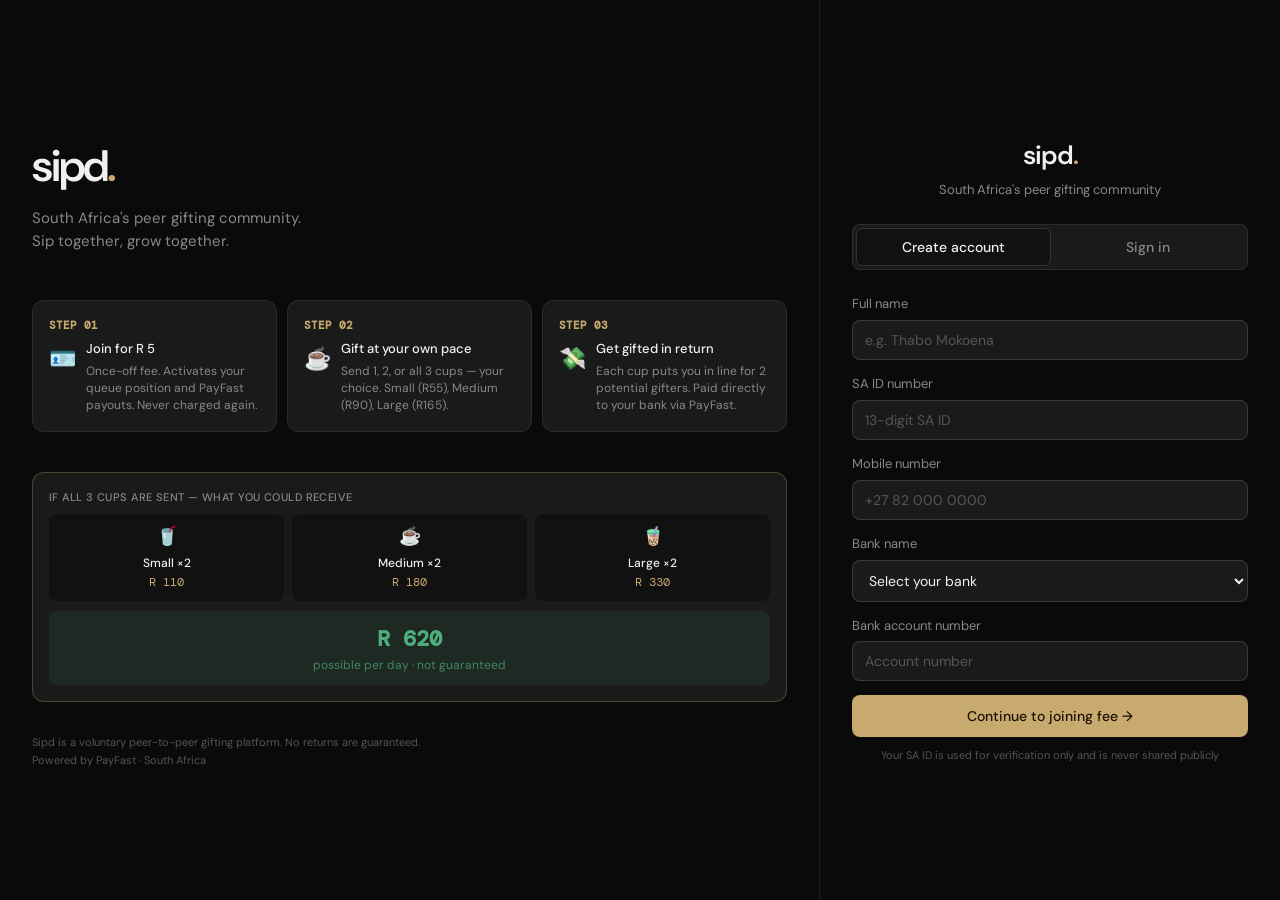
<file: index.html>
<!DOCTYPE html>
<html lang="en">
<head>
<meta charset="UTF-8">
<meta name="viewport" content="width=device-width, initial-scale=1.0">
<title>Sipd — Join the community</title>
<link rel="stylesheet" href="css/style.css">
<style>
/* ── PayFast Modal ── */
.pf-overlay{position:fixed;inset:0;background:rgba(0,0,0,0.75);display:flex;align-items:center;justify-content:center;z-index:999;padding:1rem}
.pf-box{background:var(--bg2);border:1px solid var(--border2);border-radius:var(--radius-lg);padding:1.75rem;width:100%;max-width:360px}
.pf-header{display:flex;align-items:center;justify-content:space-between;margin-bottom:1.25rem}
.pf-logo{font-size:18px;font-weight:600;color:var(--text)}
.pf-logo span{color:var(--accent)}
.pf-close{background:none;border:none;color:var(--text2);font-size:18px;cursor:pointer}
.pf-merchant{text-align:center;font-size:22px;font-weight:600;letter-spacing:-0.5px;margin-bottom:6px}
.pf-amount{text-align:center;font-size:36px;font-weight:600;color:var(--accent);font-family:var(--mono);margin-bottom:4px}
.pf-desc{text-align:center;font-size:13px;color:var(--text2);margin-bottom:4px}
.pf-ref{text-align:center;font-size:11px;color:var(--text3);font-family:var(--mono);margin-bottom:1rem}
.pf-methods{display:flex;gap:6px;margin-bottom:4px}
.pf-method{flex:1;padding:8px 4px;border:1px solid var(--border2);border-radius:var(--radius-sm);font-size:12px;text-align:center;cursor:pointer;color:var(--text2);transition:all .15s}
.pf-method.active{border-color:var(--accent);color:var(--accent);background:var(--accent-bg)}

/* ── Page layout ── */
.page-outer{min-height:100vh;display:flex;flex-direction:column}

/* Desktop: two columns side by side */
.page-inner{display:flex;flex:1}
.info-panel{flex:1;padding:2.5rem 2rem;display:flex;flex-direction:column;justify-content:center;border-right:1px solid var(--border);min-width:0}
.auth-panel{width:100%;max-width:460px;padding:2.5rem 2rem;display:flex;flex-direction:column;justify-content:center}

/* Mobile: stack vertically, hide info panel details */
@media(max-width:700px){
  .page-inner{flex-direction:column}
  .info-panel{border-right:none;border-bottom:1px solid var(--border);padding:2rem 1.25rem 1.5rem;justify-content:flex-start}
  .auth-panel{max-width:100%;padding:1.5rem 1.25rem}
  .info-panel .hero-logo{font-size:36px}
  .info-panel .hero-tagline{font-size:14px;margin-bottom:1rem}
  .how-grid{grid-template-columns:1fr!important;gap:8px!important;margin:1rem 0!important}
  .earnings-box{margin:.75rem 0!important}
  .desktop-only{display:none!important}
}

/* How-it-works cards */
.how-grid{display:grid;grid-template-columns:repeat(3,minmax(0,1fr));gap:10px;margin:1.5rem 0}
.how-card{background:var(--bg3);border:1px solid var(--border);border-radius:var(--radius);padding:1rem}
.how-card-inner{display:flex;align-items:flex-start;gap:10px}
.how-num{font-size:11px;font-weight:600;color:var(--accent);font-family:var(--mono);margin-bottom:4px}
.how-icon{font-size:22px;flex-shrink:0;margin-top:2px}
.how-title{font-size:13px;font-weight:500;margin-bottom:3px}
.how-desc{font-size:12px;color:var(--text2);line-height:1.45}

/* On mobile the cards go horizontal (icon + text side by side) */
@media(max-width:700px){
  .how-card{padding:.75rem}
}

/* Earnings box */
.earnings-box{background:var(--bg3);border:1px solid var(--accent-border);border-radius:var(--radius);padding:1rem;margin:1rem 0}
.earnings-grid{display:grid;grid-template-columns:repeat(3,minmax(0,1fr));gap:8px;margin-bottom:10px}
.earn-item{text-align:center;padding:8px;background:var(--bg2);border-radius:var(--radius-sm)}
.earn-icon{font-size:18px}
.earn-size{font-size:12px;font-weight:500;margin-top:3px}
.earn-val{font-size:12px;color:var(--accent);font-family:var(--mono)}
.earn-total{text-align:center;padding:10px;background:var(--green-bg);border-radius:var(--radius-sm)}
.earn-total-amt{font-size:22px;font-weight:600;color:var(--green);font-family:var(--mono)}
.earn-total-lbl{font-size:12px;color:var(--green);opacity:.7}

/* Auth tabs toggle */
.tabs-toggle{display:flex;background:var(--bg3);border:1px solid var(--border);border-radius:var(--radius-sm);padding:3px;margin-bottom:1.5rem}
.tab-toggle-btn{flex:1;padding:9px;border:none;border-radius:6px;background:transparent;color:var(--text2);font-family:var(--font);font-size:14px;font-weight:500;cursor:pointer;transition:all .15s}
.tab-toggle-btn.active{background:var(--bg2);color:var(--text);border:1px solid var(--border2)}

/* Hero */
.hero-logo{font-size:44px;font-weight:600;letter-spacing:-2px;margin-bottom:6px}
.hero-logo span{color:var(--accent)}
.hero-tagline{font-size:15px;color:var(--text2);margin-bottom:1.5rem;line-height:1.5}
</style>
</head>
<body>

<div id="payment-modal" style="display:none;position:fixed;inset:0;z-index:999"></div>

<div class="page-outer">
<div class="page-inner">

  <!-- ── LEFT INFO PANEL ── -->
  <div class="info-panel">

    <div class="hero-logo">sipd<span>.</span></div>
    <div class="hero-tagline">South Africa's peer gifting community.<br>Sip together, grow together.</div>

    <div class="how-grid">
      <div class="how-card">
        <div class="how-num">STEP 01</div>
        <div class="how-card-inner">
          <div class="how-icon">🪪</div>
          <div>
            <div class="how-title">Join for R 5</div>
            <div class="how-desc">Once-off fee. Activates your queue position and PayFast payouts. Never charged again.</div>
          </div>
        </div>
      </div>
      <div class="how-card">
        <div class="how-num">STEP 02</div>
        <div class="how-card-inner">
          <div class="how-icon">☕</div>
          <div>
            <div class="how-title">Gift at your own pace</div>
            <div class="how-desc">Send 1, 2, or all 3 cups — your choice. Small (R55), Medium (R90), Large (R165).</div>
          </div>
        </div>
      </div>
      <div class="how-card">
        <div class="how-num">STEP 03</div>
        <div class="how-card-inner">
          <div class="how-icon">💸</div>
          <div>
            <div class="how-title">Get gifted in return</div>
            <div class="how-desc">Each cup puts you in line for 2 potential gifters. Paid directly to your bank via PayFast.</div>
          </div>
        </div>
      </div>
    </div>

    <div class="earnings-box">
      <div style="font-size:11px;color:var(--text2);margin-bottom:8px;font-weight:500;text-transform:uppercase;letter-spacing:.04em">If all 3 cups are sent — what you could receive</div>
      <div class="earnings-grid">
        <div class="earn-item"><div class="earn-icon">🥤</div><div class="earn-size">Small ×2</div><div class="earn-val">R 110</div></div>
        <div class="earn-item"><div class="earn-icon">☕</div><div class="earn-size">Medium ×2</div><div class="earn-val">R 180</div></div>
        <div class="earn-item"><div class="earn-icon">🧋</div><div class="earn-size">Large ×2</div><div class="earn-val">R 330</div></div>
      </div>
      <div class="earn-total">
        <div class="earn-total-amt">R 620</div>
        <div class="earn-total-lbl">possible per day · not guaranteed</div>
      </div>
    </div>

    <div style="font-size:11px;color:var(--text3);margin-top:1rem;line-height:1.6">
      Sipd is a voluntary peer-to-peer gifting platform. No returns are guaranteed.<br>
      Powered by PayFast · South Africa
    </div>

  </div>

  <!-- ── RIGHT AUTH PANEL ── -->
  <div class="auth-panel">

    <div style="margin-bottom:1.5rem;text-align:center">
      <div style="font-size:26px;font-weight:600;letter-spacing:-1px">sipd<span style="color:var(--accent)">.</span></div>
      <div style="font-size:13px;color:var(--text2);margin-top:3px">South Africa's peer gifting community</div>
    </div>

    <div class="tabs-toggle">
      <button class="tab-toggle-btn active" id="tab-register-btn" onclick="switchAuthTab('register')">Create account</button>
      <button class="tab-toggle-btn" id="tab-login-btn" onclick="switchAuthTab('login')">Sign in</button>
    </div>

    <!-- REGISTER STEP 1 -->
    <div id="reg-step1">
      <div id="reg-error" class="banner banner-warn" style="margin-bottom:12px"></div>
      <div class="form-group">
        <label>Full name</label>
        <input type="text" id="reg-name" placeholder="e.g. Thabo Mokoena" autocomplete="name" />
      </div>
      <div class="form-group">
        <label>SA ID number</label>
        <input type="text" id="reg-id" placeholder="13-digit SA ID" maxlength="13" inputmode="numeric" />
      </div>
      <div class="form-group">
        <label>Mobile number</label>
        <input type="tel" id="reg-phone" placeholder="+27 82 000 0000" autocomplete="tel" />
      </div>
      <div class="form-group">
        <label>Bank name</label>
        <select id="reg-bank-name">
          <option value="">Select your bank</option>
          <option>Absa</option>
          <option>Capitec</option>
          <option>FNB</option>
          <option>Nedbank</option>
          <option>Standard Bank</option>
          <option>TymeBank</option>
          <option>African Bank</option>
          <option>Discovery Bank</option>
        </select>
      </div>
      <div class="form-group">
        <label>Bank account number</label>
        <input type="text" id="reg-bank-acc" placeholder="Account number" inputmode="numeric" />
      </div>
      <button class="btn btn-primary" onclick="goToFeeStep()">Continue to joining fee →</button>
      <p style="font-size:11px;color:var(--text3);text-align:center;margin-top:10px">
        Your SA ID is used for verification only and is never shared publicly
      </p>
    </div>

    <!-- REGISTER STEP 2: R5 Fee -->
    <div id="reg-step2" style="display:none">
      <div style="display:flex;align-items:center;gap:8px;margin-bottom:1.25rem;cursor:pointer" onclick="backToStep1()">
        <span style="color:var(--text2);font-size:14px">←</span>
        <span style="font-size:13px;color:var(--text2)">Back</span>
      </div>
      <div class="step-indicator">
        <div class="step-dot"></div>
        <div class="step-dot active"></div>
      </div>
      <div class="fee-display">
        <div class="fee-amount">R 5</div>
        <div class="fee-label">Once-off joining fee · Never charged again</div>
      </div>
      <div class="checklist">
        <div class="check-item"><span class="check-mark">✓</span><span>Verifies you as a real SA member</span></div>
        <div class="check-item"><span class="check-mark">✓</span><span>Assigns your permanent FIFO queue position</span></div>
        <div class="check-item"><span class="check-mark">✓</span><span>Activates PayFast payouts to your bank account</span></div>
        <div class="check-item"><span class="check-mark">✓</span><span>One-time only — no monthly fees, no hidden charges</span></div>
      </div>
      <div class="confirm-box">
        <div class="confirm-label">Registering as</div>
        <div class="confirm-val" id="confirm-name">—</div>
        <div style="font-size:12px;color:var(--text3);margin-top:2px" id="confirm-bank">—</div>
      </div>
      <button class="btn btn-primary" onclick="payAndJoin()">Pay R 5 via PayFast & Join Sipd</button>
      <p style="font-size:11px;color:var(--text3);text-align:center;margin-top:8px">
        Secure payment processed by PayFast.
      </p>
    </div>

    <!-- LOGIN -->
    <div id="login-form" style="display:none">
      <div id="login-error" class="banner banner-warn" style="margin-bottom:12px"></div>
      <div class="form-group">
        <label>SA ID number</label>
        <input type="text" id="login-id" placeholder="Your 13-digit SA ID" maxlength="13"
               inputmode="numeric" onkeydown="if(event.key==='Enter') doLogin()" />
      </div>
      <button class="btn btn-primary" onclick="doLogin()">Sign in to Sipd</button>
      <div style="text-align:center;margin-top:14px">
        <a href="admin.html" style="font-size:12px;color:var(--text3)">Admin access →</a>
      </div>
    </div>

  </div>
</div>
</div>

<script src="js/auth.js"></script>
<script src="js/payfast.js"></script>
<script>
  (function() {
    const s = Auth.getSession();
    if (s) window.location.href = 'app.html';
  })();

  function switchAuthTab(tab) {
    document.getElementById('tab-register-btn').classList.toggle('active', tab === 'register');
    document.getElementById('tab-login-btn').classList.toggle('active', tab === 'login');
    document.getElementById('reg-step1').style.display  = tab === 'register' ? 'block' : 'none';
    document.getElementById('reg-step2').style.display  = 'none';
    document.getElementById('login-form').style.display = tab === 'login'    ? 'block' : 'none';
  }

  function showError(elId, msg) {
    const el = document.getElementById(elId);
    el.textContent = msg; el.style.display = 'block';
    setTimeout(() => el.style.display = 'none', 5000);
  }

  function goToFeeStep() {
    const name = document.getElementById('reg-name').value.trim();
    const id   = document.getElementById('reg-id').value.trim();
    const phone= document.getElementById('reg-phone').value.trim();
    const bank = document.getElementById('reg-bank-name').value;
    const acc  = document.getElementById('reg-bank-acc').value.trim();
    if (!name || !id || !phone || !bank || !acc) { showError('reg-error', 'Please fill in all fields.'); return; }
    if (id.length !== 13 || isNaN(id))           { showError('reg-error', 'Please enter a valid 13-digit SA ID number.'); return; }
    document.getElementById('confirm-name').textContent = name;
    document.getElementById('confirm-bank').textContent = bank + ' · ' + acc;
    document.getElementById('reg-step1').style.display = 'none';
    document.getElementById('reg-step2').style.display = 'block';
  }

  function backToStep1() {
    document.getElementById('reg-step2').style.display = 'none';
    document.getElementById('reg-step1').style.display = 'block';
  }

  function payAndJoin() {
    PayFast.initiatePayment({
      type: 'joining',
      amount: PayFast.PRICES.joining,
      buyerId: document.getElementById('reg-id').value.trim(),
      recipientName: 'Sipd',
      onSuccess: () => completeRegistration(),
    });
  }

  function completeRegistration() {
    const result = Auth.register({
      name:        document.getElementById('reg-name').value.trim(),
      idNumber:    document.getElementById('reg-id').value.trim(),
      phone:       document.getElementById('reg-phone').value.trim(),
      bankName:    document.getElementById('reg-bank-name').value,
      bankAccount: document.getElementById('reg-bank-acc').value.trim(),
    });
    if (!result.ok) { showError('reg-error', result.error); backToStep1(); return; }
    window.location.href = 'app.html?welcome=1';
  }

  function doLogin() {
    const id = document.getElementById('login-id').value.trim();
    if (!id) { showError('login-error', 'Please enter your SA ID number.'); return; }
    const result = Auth.login(id);
    if (!result.ok) { showError('login-error', result.error); return; }
    window.location.href = 'app.html';
  }

  function selectMethod(el) {
    document.querySelectorAll('.pf-method').forEach(m => m.classList.remove('active'));
    el.classList.add('active');
  }
</script>
</body>
</html>
</file>
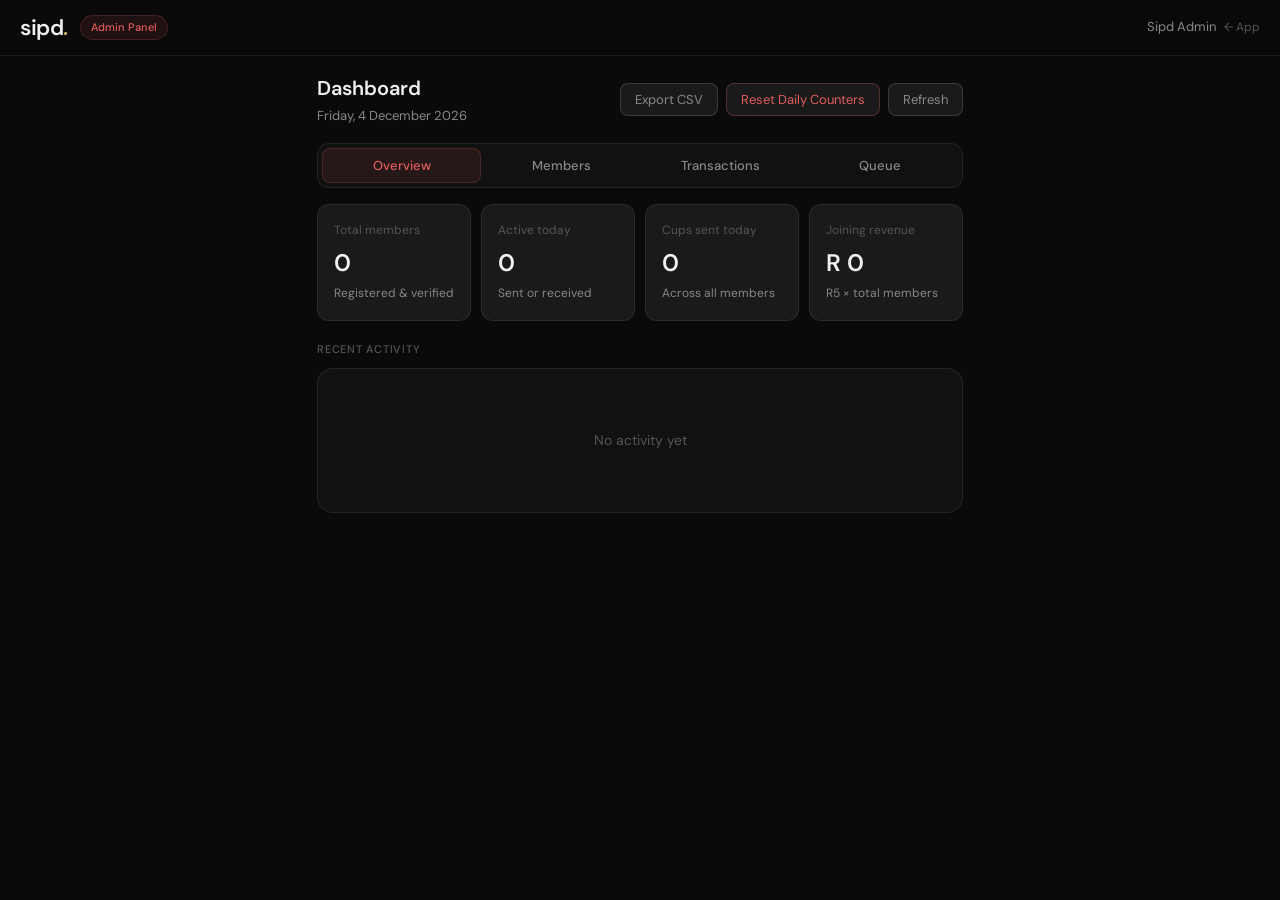
<file: admin.html>
<!DOCTYPE html>
<html lang="en">
<head>
<meta charset="UTF-8">
<meta name="viewport" content="width=device-width, initial-scale=1.0">
<title>Sipd — Admin</title>
<link rel="stylesheet" href="css/style.css">
<style>
.admin-nav{display:flex;gap:2px;background:var(--bg2);border:1px solid var(--border);border-radius:var(--radius);padding:4px;margin:1rem 0;flex-wrap:wrap}
.admin-tab{flex:1;padding:8px 10px;border:none;border-radius:var(--radius-sm);background:transparent;color:var(--text2);font-size:13px;font-family:var(--font);font-weight:500;cursor:pointer;transition:all .15s;white-space:nowrap}
.admin-tab:hover{color:var(--text);background:var(--bg3)}
.admin-tab.active{background:var(--red-bg);color:var(--red);border:1px solid rgba(224,92,92,0.2)}
.admin-stat-grid{display:grid;grid-template-columns:repeat(4,minmax(0,1fr));gap:10px;margin-bottom:1.25rem}
.action-bar{display:flex;gap:8px;margin-bottom:1rem;flex-wrap:wrap}
.action-btn{padding:7px 14px;border:1px solid var(--border2);border-radius:var(--radius-sm);background:var(--bg3);color:var(--text2);font-family:var(--font);font-size:13px;cursor:pointer;transition:all .15s}
.action-btn:hover{background:var(--bg4);color:var(--text)}
.action-btn.danger{border-color:rgba(224,92,92,0.3);color:var(--red)}
.table-wrap{overflow-x:auto}
table{width:100%;border-collapse:collapse;font-size:13px}
thead th{text-align:left;padding:8px 12px;color:var(--text3);font-weight:500;font-size:12px;border-bottom:1px solid var(--border);white-space:nowrap}
tbody td{padding:10px 12px;border-bottom:1px solid var(--border);color:var(--text2)}
tbody tr:last-child td{border-bottom:none}
tbody tr:hover td{background:var(--bg3)}
@media(max-width:600px){.admin-stat-grid{grid-template-columns:repeat(2,minmax(0,1fr))}}
</style>
</head>
<body>

<div class="page-wrap">

  <div class="topbar">
    <div style="display:flex;align-items:center;gap:12px">
      <a href="index.html" class="logo">sipd<span style="color:var(--accent)">.</span></a>
      <span class="admin-badge">Admin Panel</span>
    </div>
    <div style="display:flex;align-items:center;gap:8px">
      <span style="font-size:13px;color:var(--text2)">Sipd Admin</span>
      <a href="app.html" style="font-size:12px;color:var(--text3)">← App</a>
    </div>
  </div>

  <div class="container" style="padding-top:1rem;padding-bottom:3rem">

    <div style="display:flex;align-items:center;justify-content:space-between;flex-wrap:wrap;gap:8px">
      <div>
        <h2 style="font-size:20px;font-weight:600;margin-bottom:2px">Dashboard</h2>
        <div style="font-size:13px;color:var(--text2)" id="admin-date"></div>
      </div>
      <div class="action-bar" style="margin-bottom:0">
        <button class="action-btn" onclick="Admin.exportCSV()">Export CSV</button>
        <button class="action-btn danger" onclick="Admin.resetAllDaily()">Reset Daily Counters</button>
        <button class="action-btn" onclick="location.reload()">Refresh</button>
      </div>
    </div>

    <div class="admin-nav">
      <button class="admin-tab active" data-tab="overview">Overview</button>
      <button class="admin-tab" data-tab="members">Members</button>
      <button class="admin-tab" data-tab="txns">Transactions</button>
      <button class="admin-tab" data-tab="queue">Queue</button>
    </div>

    <!-- OVERVIEW -->
    <div id="atab-overview" class="admin-section">
      <div class="admin-stat-grid">
        <div class="stat-card">
          <div class="s-label">Total members</div>
          <div class="s-value" id="ov-members">0</div>
          <div class="s-sub">Registered & verified</div>
        </div>
        <div class="stat-card">
          <div class="s-label">Active today</div>
          <div class="s-value" id="ov-active">0</div>
          <div class="s-sub">Sent or received</div>
        </div>
        <div class="stat-card">
          <div class="s-label">Cups sent today</div>
          <div class="s-value" id="ov-cups">0</div>
          <div class="s-sub">Across all members</div>
        </div>
        <div class="stat-card">
          <div class="s-label">Joining revenue</div>
          <div class="s-value" id="ov-revenue">R 0</div>
          <div class="s-sub">R5 × total members</div>
        </div>
      </div>

      <div class="sec-label" style="margin-bottom:10px">Recent activity</div>
      <div class="card"><div id="activity-feed"></div></div>
    </div>

    <!-- MEMBERS -->
    <div id="atab-members" class="admin-section" style="display:none">
      <div style="display:flex;align-items:center;justify-content:space-between;margin-bottom:10px">
        <div class="sec-label" id="member-count">Members</div>
      </div>
      <div class="card" style="padding:0">
        <div class="table-wrap">
          <table>
            <thead>
              <tr>
                <th>Member</th>
                <th>Queue #</th>
                <th>Bank</th>
                <th>Sent today</th>
                <th>Received today</th>
                <th>Total earned</th>
                <th>Status</th>
                <th>Action</th>
              </tr>
            </thead>
            <tbody id="members-tbody">
              <tr><td colspan="8" class="empty-state" style="text-align:center;padding:2rem">Loading…</td></tr>
            </tbody>
          </table>
        </div>
      </div>
    </div>

    <!-- TRANSACTIONS -->
    <div id="atab-txns" class="admin-section" style="display:none">
      <div style="display:flex;align-items:center;justify-content:space-between;margin-bottom:10px">
        <div class="sec-label" id="txn-count">Transactions</div>
      </div>
      <div class="card" style="padding:0">
        <div class="table-wrap">
          <table>
            <thead>
              <tr>
                <th>Reference</th>
                <th>From</th>
                <th>To</th>
                <th>Cup</th>
                <th>Amount</th>
                <th>Time</th>
                <th>Status</th>
              </tr>
            </thead>
            <tbody id="txns-tbody">
              <tr><td colspan="7" class="empty-state" style="text-align:center;padding:2rem">Loading…</td></tr>
            </tbody>
          </table>
        </div>
      </div>
    </div>

    <!-- QUEUE -->
    <div id="atab-queue" class="admin-section" style="display:none">
      <div class="sec-label" style="margin-bottom:10px">FIFO queue — all members</div>
      <div class="card" style="padding:0 1.25rem">
        <div id="admin-queue-list"></div>
      </div>
    </div>

  </div>
</div>

<script src="js/auth.js"></script>
<script src="js/admin.js"></script>
<script>
  document.getElementById('admin-date').textContent =
    new Date().toLocaleDateString('en-ZA', { weekday:'long', year:'numeric', month:'long', day:'numeric' });
</script>
</body>
</html>
</file>
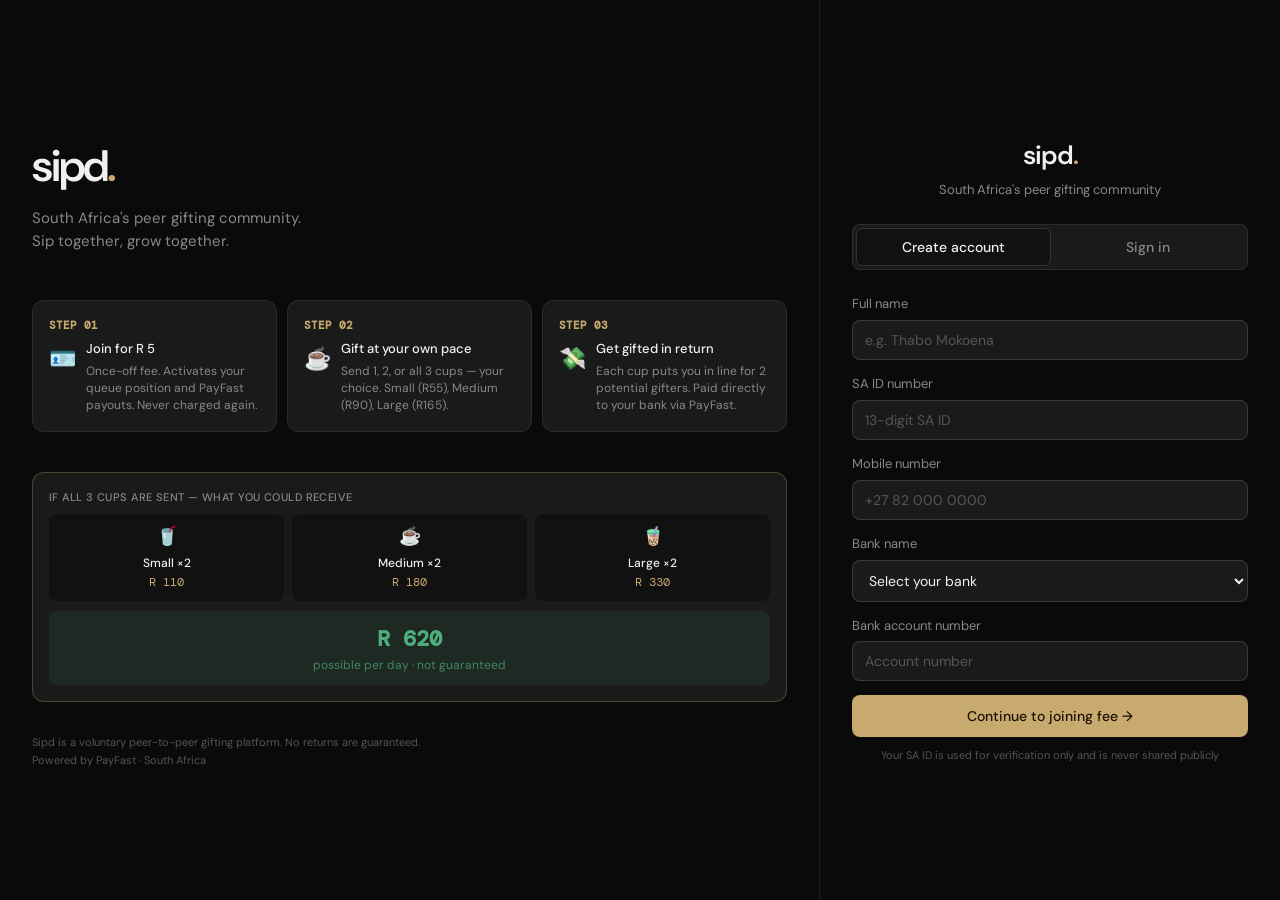
<file: app.html>
<!DOCTYPE html>
<html lang="en">
<head>
<meta charset="UTF-8">
<meta name="viewport" content="width=device-width, initial-scale=1.0">
<title>Sipd — My Account</title>
<link rel="stylesheet" href="css/style.css">
<style>
.pf-overlay{position:fixed;inset:0;background:rgba(0,0,0,0.7);display:flex;align-items:center;justify-content:center;z-index:999;padding:1rem}
.pf-box{background:var(--bg2);border:1px solid var(--border2);border-radius:var(--radius-lg);padding:1.75rem;width:100%;max-width:380px}
.pf-header{display:flex;align-items:center;justify-content:space-between;margin-bottom:1.25rem}
.pf-logo{font-size:18px;font-weight:600;color:var(--text)}
.pf-logo span{color:var(--accent)}
.pf-close{background:none;border:none;color:var(--text2);font-size:18px;cursor:pointer;line-height:1}
.pf-merchant{text-align:center;font-size:22px;font-weight:600;letter-spacing:-0.5px;margin-bottom:6px}
.pf-amount{text-align:center;font-size:36px;font-weight:600;color:var(--accent);font-family:var(--mono);margin-bottom:4px}
.pf-desc{text-align:center;font-size:13px;color:var(--text2);margin-bottom:4px}
.pf-ref{text-align:center;font-size:11px;color:var(--text3);font-family:var(--mono);margin-bottom:1rem}
.pf-methods{display:flex;gap:6px;margin-bottom:4px}
.pf-method{flex:1;padding:8px 4px;border:1px solid var(--border2);border-radius:var(--radius-sm);font-size:12px;text-align:center;cursor:pointer;color:var(--text2);transition:all .15s}
.pf-method.active{border-color:var(--accent);color:var(--accent);background:var(--accent-bg)}
</style>
</head>
<body>

<div id="payment-modal" style="display:none;position:fixed;inset:0;z-index:999"></div>

<div class="page-wrap">

  <!-- TOPBAR -->
  <div class="topbar">
    <div style="display:flex;align-items:center;gap:16px">
      <a href="index.html" class="logo">sipd<span>.</span></a>
    </div>
    <div id="topbar-user" class="topbar-right"></div>
  </div>

  <!-- MAIN -->
  <div class="container" style="padding-top:1rem;padding-bottom:3rem;flex:1">

    <!-- Welcome banner (shown once after registration) -->
    <div id="welcome-banner" class="banner banner-success" style="display:none">
      Welcome to Sipd! Your R 5 joining fee has been processed and your queue position is now active.
    </div>

    <!-- App banner (for notifications) -->
    <div id="app-banner" class="banner"></div>

    <!-- NAV TABS -->
    <div class="nav-tabs">
      <button class="nav-tab active" data-tab="queue">Queue</button>
      <button class="nav-tab" data-tab="send">Send a Cup</button>
      <button class="nav-tab" data-tab="dashboard">My Dashboard</button>
      <button class="nav-tab" data-tab="howit">How it works</button>
    </div>

    <!-- ── QUEUE TAB ── -->
    <div id="tab-queue" class="tab-section">
      <div class="sec-header" style="margin-bottom:12px">
        <div class="sec-label">Community queue</div>
        <div class="fifo-tag">System assigns · FIFO order</div>
      </div>
      <div class="card" style="padding:0 1.25rem">
        <div id="queue-list"><div class="empty-state">Loading…</div></div>
      </div>
    </div>

    <!-- ── SEND TAB ── -->
    <div id="tab-send" class="tab-section" style="display:none">

      <div class="card">
        <div class="card-title">Daily send slots</div>
        <div style="font-size:13px;color:var(--text2);margin-bottom:8px">
          Send 1, 2, or all 3 cups — entirely your choice. Each cup you send puts you in line for 2 potential gifters back.
        </div>
        <div class="limit-dots" id="send-dots"></div>
        <div style="font-size:12px;color:var(--text3)" id="send-status"></div>
      </div>

      <div class="card" id="assign-card">
        <h3>System-assigned recipient</h3>
        <p style="font-size:13px;color:var(--text2);margin-bottom:12px">
          Sipd selects the next eligible member by queue position (FIFO).
          You cannot choose who you send to — this keeps the queue fair for everyone.
        </p>
        <div id="assigned-recipient"></div>
      </div>

      <div class="card" id="cup-selector" style="display:none">
        <h3>Pick a cup size for <span id="recip-name" style="color:var(--accent)">—</span></h3>
        <div style="font-size:12px;color:var(--text3);margin-bottom:2px">Each size can only be sent once per day</div>
        <div class="cup-grid">
          <div class="cup-btn" id="cup-small" onclick="App.selectCup('small')">
            <span class="cup-icon">🥤</span>
            <span class="cup-name">Small</span>
            <span class="cup-price">R 55</span>
          </div>
          <div class="cup-btn" id="cup-medium" onclick="App.selectCup('medium')">
            <span class="cup-icon">☕</span>
            <span class="cup-name">Medium</span>
            <span class="cup-price">R 90</span>
          </div>
          <div class="cup-btn" id="cup-large" onclick="App.selectCup('large')">
            <span class="cup-icon">🧋</span>
            <span class="cup-name">Large</span>
            <span class="cup-price">R 165</span>
          </div>
        </div>
        <button class="btn btn-primary" id="send-btn" disabled onclick="App.sendCup()">
          Select a cup size to continue
        </button>
        <div style="text-align:center">
          <div class="payfast-note">Processed instantly via PayFast · Paid directly to recipient's bank</div>
        </div>
      </div>

    </div>

    <!-- ── DASHBOARD TAB ── -->
    <div id="tab-dashboard" class="tab-section" style="display:none">

      <div class="stat-grid">
        <div class="stat-card">
          <div class="s-label">Sent today</div>
          <div class="s-value" id="ds-sent">0/3</div>
          <div class="s-sub">Max 3 per day</div>
        </div>
        <div class="stat-card">
          <div class="s-label">Received today</div>
          <div class="s-value" id="ds-recv">0/0</div>
          <div class="s-sub">Slots unlocked</div>
        </div>
        <div class="stat-card">
          <div class="s-label">Total earned</div>
          <div class="s-value" id="ds-total">R 0</div>
          <div class="s-sub">All time</div>
        </div>
      </div>

      <div class="sec-label" style="margin-bottom:8px">Today's receive slots</div>
      <div class="card" id="slot-display"></div>

      <div class="sec-label" style="margin-top:1.25rem;margin-bottom:8px">Transaction history</div>
      <div class="card"><div id="hist-list"></div></div>

      <div class="sec-label" style="margin-top:1.25rem;margin-bottom:8px">Queue position</div>
      <div class="card" id="queue-pos-display"></div>

    </div>

    <!-- ── HOW IT WORKS TAB ── -->
    <div id="tab-howit" class="tab-section" style="display:none">
      <div class="card">
        <div style="text-align:center;margin-bottom:1.5rem">
          <div style="font-size:28px;font-weight:600;letter-spacing:-1px">sipd<span style="color:var(--accent)">.</span></div>
          <div style="font-size:13px;color:var(--text2);margin-top:3px">How the community works</div>
        </div>

        <div style="display:flex;flex-direction:column;gap:18px">
          <div style="display:flex;gap:12px;align-items:flex-start">
            <div style="width:28px;height:28px;border-radius:50%;background:var(--accent-bg);border:1px solid var(--accent-border);display:flex;align-items:center;justify-content:center;font-size:12px;font-weight:600;color:var(--accent);flex-shrink:0">1</div>
            <div>
              <div style="font-size:14px;font-weight:500;margin-bottom:3px">Pay R 5 once and join</div>
              <div style="font-size:13px;color:var(--text2)">A once-off R 5 joining fee via PayFast verifies you as a real SA member, assigns your FIFO queue position, and activates automatic PayFast payouts to your linked bank account. You are never charged again.</div>
            </div>
          </div>

          <div style="display:flex;gap:12px;align-items:flex-start">
            <div style="width:28px;height:28px;border-radius:50%;background:var(--accent-bg);border:1px solid var(--accent-border);display:flex;align-items:center;justify-content:center;font-size:12px;font-weight:600;color:var(--accent);flex-shrink:0">2</div>
            <div>
              <div style="font-size:14px;font-weight:500;margin-bottom:3px">System assigns your recipient</div>
              <div style="font-size:13px;color:var(--text2)">You do not choose who you send to. Sipd automatically selects the next eligible person — the member who has been waiting the longest in the queue and still has open receive slots. This is FIFO (First In, First Out) and ensures complete fairness.</div>
            </div>
          </div>

          <div style="display:flex;gap:12px;align-items:flex-start">
            <div style="width:28px;height:28px;border-radius:50%;background:var(--accent-bg);border:1px solid var(--accent-border);display:flex;align-items:center;justify-content:center;font-size:12px;font-weight:600;color:var(--accent);flex-shrink:0">3</div>
            <div>
              <div style="font-size:14px;font-weight:500;margin-bottom:3px">Gift at your own pace — 1, 2, or all 3 cups</div>
              <div style="font-size:13px;color:var(--text2)">There is no pressure to send all 3 cups at once. You can send just 1 or 2 if you prefer. The options are Small (R 55), Medium (R 90), and Large (R 165) — one of each size per day, up to 3 total. It's entirely your choice how many you send each day.</div>
            </div>
          </div>

          <div style="display:flex;gap:12px;align-items:flex-start">
            <div style="width:28px;height:28px;border-radius:50%;background:var(--green-bg);border:1px solid rgba(76,175,125,0.3);display:flex;align-items:center;justify-content:center;font-size:12px;font-weight:600;color:var(--green);flex-shrink:0">4</div>
            <div>
              <div style="font-size:14px;font-weight:500;margin-bottom:3px">Each cup puts you in line for 2 potential gifters</div>
              <div style="font-size:13px;color:var(--text2)">Every cup you send places you in the queue to potentially receive 2 gifts back from other community members. The more you send, the more gifters you could attract — up to 6 per day if all 3 cups are sent. Receiving is not guaranteed but depends on community activity.</div>
            </div>
          </div>

          <div style="display:flex;gap:12px;align-items:flex-start">
            <div style="width:28px;height:28px;border-radius:50%;background:var(--green-bg);border:1px solid rgba(76,175,125,0.3);display:flex;align-items:center;justify-content:center;font-size:12px;font-weight:600;color:var(--green);flex-shrink:0">5</div>
            <div>
              <div style="font-size:14px;font-weight:500;margin-bottom:3px">PayFast pays you automatically</div>
              <div style="font-size:13px;color:var(--text2)">When someone sends you a cup, the payment goes directly to your linked SA bank account via PayFast Split Pay. No manual confirmation needed, no delays, no holding of funds.</div>
            </div>
          </div>

          <div style="border-top:1px solid var(--border);padding-top:1.25rem">
            <div style="font-size:13px;font-weight:500;margin-bottom:10px">Cup sizes</div>
            <div style="display:grid;grid-template-columns:repeat(3,minmax(0,1fr));gap:8px">
              <div style="background:var(--bg3);border-radius:var(--radius-sm);padding:10px;text-align:center">
                <div style="font-size:22px">🥤</div>
                <div style="font-size:13px;font-weight:500;margin-top:4px">Small</div>
                <div style="font-size:14px;color:var(--accent);font-family:var(--mono)">R 55</div>
              </div>
              <div style="background:var(--bg3);border-radius:var(--radius-sm);padding:10px;text-align:center">
                <div style="font-size:22px">☕</div>
                <div style="font-size:13px;font-weight:500;margin-top:4px">Medium</div>
                <div style="font-size:14px;color:var(--accent);font-family:var(--mono)">R 90</div>
              </div>
              <div style="background:var(--bg3);border-radius:var(--radius-sm);padding:10px;text-align:center">
                <div style="font-size:22px">🧋</div>
                <div style="font-size:13px;font-weight:500;margin-top:4px">Large</div>
                <div style="font-size:14px;color:var(--accent);font-family:var(--mono)">R 165</div>
              </div>
            </div>
          </div>

          <div style="border-top:1px solid var(--border);padding-top:1.25rem">
            <div style="font-size:13px;font-weight:500;margin-bottom:6px">Daily limits</div>
            <div style="display:grid;grid-template-columns:1fr 1fr;gap:8px">
              <div style="background:var(--bg3);border-radius:var(--radius-sm);padding:10px">
                <div style="font-size:22px;font-weight:600;color:var(--accent);font-family:var(--mono)">3</div>
                <div style="font-size:12px;color:var(--text2);margin-top:2px">Max sends per day</div>
              </div>
              <div style="background:var(--bg3);border-radius:var(--radius-sm);padding:10px">
                <div style="font-size:22px;font-weight:600;color:var(--green);font-family:var(--mono)">6</div>
                <div style="font-size:12px;color:var(--text2);margin-top:2px">Max receives per day</div>
              </div>
            </div>
          </div>

          <div style="border-top:1px solid var(--border);padding-top:1.25rem">
            <div style="font-size:13px;font-weight:500;margin-bottom:4px">Legal notice</div>
            <div style="font-size:12px;color:var(--text3);line-height:1.6">
              Sipd is a voluntary peer-to-peer gifting platform. Participation is entirely voluntary and no financial returns are guaranteed. This platform does not constitute financial advice or investment services. For financial advice, consult an FSCA-registered advisor.
            </div>
          </div>
        </div>
      </div>
    </div>

  </div>
</div>

<script src="js/auth.js"></script>
<script src="js/payfast.js"></script>
<script src="js/app.js"></script>
<script>
  // Show welcome banner on first login after registration
  window.addEventListener('DOMContentLoaded', () => {
    const params = new URLSearchParams(window.location.search);
    if (params.get('welcome') === '1') {
      const b = document.getElementById('welcome-banner');
      b.style.display = 'block';
      setTimeout(() => b.style.display = 'none', 6000);
      window.history.replaceState({}, '', 'app.html');
    }
  });

  function selectMethod(el) {
    document.querySelectorAll('.pf-method').forEach(m => m.classList.remove('active'));
    el.classList.add('active');
  }
</script>
</body>
</html>
</file>
<file: css/style.css>
@import url('https://fonts.googleapis.com/css2?family=DM+Sans:wght@300;400;500;600&family=DM+Mono:wght@400;500&display=swap');

:root {
  --bg: #0a0a0a;
  --bg2: #111111;
  --bg3: #1a1a1a;
  --bg4: #222222;
  --border: rgba(255,255,255,0.08);
  --border2: rgba(255,255,255,0.14);
  --text: #f0f0f0;
  --text2: #888;
  --text3: #555;
  --accent: #c8a96e;
  --accent2: #e8c98e;
  --accent-bg: rgba(200,169,110,0.1);
  --accent-border: rgba(200,169,110,0.3);
  --green: #4caf7d;
  --green-bg: rgba(76,175,125,0.1);
  --red: #e05c5c;
  --red-bg: rgba(224,92,92,0.1);
  --blue: #5b9cf6;
  --blue-bg: rgba(91,156,246,0.1);
  --radius: 12px;
  --radius-sm: 8px;
  --radius-lg: 16px;
  --font: 'DM Sans', sans-serif;
  --mono: 'DM Mono', monospace;
}

* { box-sizing: border-box; margin: 0; padding: 0; }

body {
  font-family: var(--font);
  background: var(--bg);
  color: var(--text);
  min-height: 100vh;
  font-size: 15px;
  line-height: 1.6;
  -webkit-font-smoothing: antialiased;
}

a { color: var(--accent); text-decoration: none; }
a:hover { color: var(--accent2); }

/* ── SCROLLBAR ── */
::-webkit-scrollbar { width: 4px; }
::-webkit-scrollbar-track { background: var(--bg2); }
::-webkit-scrollbar-thumb { background: var(--bg4); border-radius: 4px; }

/* ── LAYOUT ── */
.container { max-width: 860px; margin: 0 auto; padding: 0 1.25rem; }
.page-wrap { min-height: 100vh; display: flex; flex-direction: column; }

/* ── TOPBAR ── */
.topbar {
  position: sticky; top: 0; z-index: 100;
  background: rgba(10,10,10,0.92);
  backdrop-filter: blur(12px);
  border-bottom: 1px solid var(--border);
  padding: 0 1.25rem;
  height: 56px;
  display: flex; align-items: center; justify-content: space-between;
}
.logo {
  font-size: 22px; font-weight: 600; letter-spacing: -0.5px;
  color: var(--text);
}
.logo span { color: var(--accent); }
.topbar-right { display: flex; align-items: center; gap: 10px; }
.user-chip {
  display: flex; align-items: center; gap: 8px;
  background: var(--bg3); border: 1px solid var(--border);
  border-radius: 999px; padding: 4px 12px 4px 4px;
  font-size: 13px;
}
.user-chip .av {
  width: 26px; height: 26px; border-radius: 50%;
  background: var(--accent-bg); border: 1px solid var(--accent-border);
  display: flex; align-items: center; justify-content: center;
  font-size: 10px; font-weight: 600; color: var(--accent);
}

/* ── NAV TABS ── */
.nav-tabs {
  display: flex; gap: 2px;
  background: var(--bg2); border: 1px solid var(--border);
  border-radius: var(--radius); padding: 4px;
  margin: 1.25rem 0;
}
.nav-tab {
  flex: 1; padding: 8px 10px; border: none; border-radius: var(--radius-sm);
  background: transparent; color: var(--text2); font-size: 13px;
  font-family: var(--font); font-weight: 500; cursor: pointer;
  transition: all 0.15s; white-space: nowrap;
}
.nav-tab:hover { color: var(--text); background: var(--bg3); }
.nav-tab.active {
  background: var(--bg3); color: var(--accent);
  border: 1px solid var(--accent-border);
}

/* ── CARDS ── */
.card {
  background: var(--bg2); border: 1px solid var(--border);
  border-radius: var(--radius-lg); padding: 1.25rem;
  margin-bottom: 12px;
}
.card-title {
  font-size: 13px; font-weight: 500; color: var(--text2);
  text-transform: uppercase; letter-spacing: 0.06em; margin-bottom: 12px;
}
.card h3 { font-size: 15px; font-weight: 500; margin-bottom: 6px; }

/* ── STATS ── */
.stat-grid { display: grid; grid-template-columns: repeat(3, minmax(0,1fr)); gap: 10px; margin-bottom: 1.25rem; }
.stat-card {
  background: var(--bg3); border: 1px solid var(--border);
  border-radius: var(--radius); padding: 1rem;
}
.stat-card .s-label { font-size: 12px; color: var(--text3); margin-bottom: 4px; }
.stat-card .s-value { font-size: 24px; font-weight: 600; color: var(--text); }
.stat-card .s-sub { font-size: 12px; color: var(--text2); margin-top: 2px; }

/* ── BADGES ── */
.badge {
  display: inline-block; font-size: 11px; font-weight: 500;
  padding: 2px 8px; border-radius: 999px;
}
.badge-gold { background: var(--accent-bg); color: var(--accent); border: 1px solid var(--accent-border); }
.badge-green { background: var(--green-bg); color: var(--green); }
.badge-red { background: var(--red-bg); color: var(--red); }
.badge-blue { background: var(--blue-bg); color: var(--blue); }
.badge-gray { background: var(--bg4); color: var(--text2); }

/* ── BUTTONS ── */
.btn {
  display: inline-flex; align-items: center; justify-content: center; gap: 6px;
  padding: 10px 20px; border-radius: var(--radius-sm); border: none;
  font-family: var(--font); font-size: 14px; font-weight: 500;
  cursor: pointer; transition: all 0.15s;
}
.btn-primary {
  background: var(--accent); color: #1a1208;
  width: 100%; padding: 12px;
}
.btn-primary:hover { background: var(--accent2); }
.btn-primary:disabled { opacity: 0.35; cursor: not-allowed; }
.btn-ghost {
  background: transparent; color: var(--text2);
  border: 1px solid var(--border2); width: 100%; padding: 10px;
  font-size: 13px;
}
.btn-ghost:hover { background: var(--bg3); color: var(--text); }

/* ── FORMS ── */
.form-group { margin-bottom: 14px; }
.form-group label {
  display: block; font-size: 13px; color: var(--text2); margin-bottom: 5px;
}
.form-group input, .form-group select {
  width: 100%; padding: 10px 12px;
  background: var(--bg3); border: 1px solid var(--border2);
  border-radius: var(--radius-sm); color: var(--text);
  font-family: var(--font); font-size: 14px;
  transition: border-color 0.15s;
}
.form-group input:focus, .form-group select:focus {
  outline: none; border-color: var(--accent);
}
.form-group input::placeholder { color: var(--text3); }

/* ── QUEUE ROWS ── */
.queue-item {
  display: flex; align-items: center; gap: 12px;
  padding: 12px 0; border-bottom: 1px solid var(--border);
}
.queue-item:last-child { border-bottom: none; }
.q-pos {
  font-size: 12px; color: var(--text3); width: 20px;
  font-family: var(--mono); text-align: center;
}
.q-avatar {
  width: 40px; height: 40px; border-radius: 50%; flex-shrink: 0;
  display: flex; align-items: center; justify-content: center;
  font-size: 13px; font-weight: 600;
}
.q-info { flex: 1; min-width: 0; }
.q-name { font-size: 14px; font-weight: 500; }
.q-sub { font-size: 12px; color: var(--text2); margin-top: 1px; }
.q-progress {
  height: 3px; background: var(--bg4); border-radius: 2px; margin-top: 5px; overflow: hidden;
}
.q-progress-fill { height: 100%; border-radius: 2px; transition: width 0.3s; }

/* ── CUP BUTTONS ── */
.cup-grid { display: grid; grid-template-columns: repeat(3, minmax(0,1fr)); gap: 10px; margin: 1rem 0; }
.cup-btn {
  border: 1px solid var(--border2); border-radius: var(--radius);
  padding: 1.1rem 0.5rem; text-align: center; cursor: pointer;
  background: var(--bg3); transition: all 0.15s;
}
.cup-btn:hover:not(.disabled) { border-color: var(--accent); background: var(--accent-bg); }
.cup-btn.selected { border: 1.5px solid var(--accent); background: var(--accent-bg); }
.cup-btn.disabled { opacity: 0.3; cursor: not-allowed; pointer-events: none; }
.cup-icon { font-size: 24px; display: block; margin-bottom: 5px; }
.cup-name { font-size: 13px; font-weight: 500; color: var(--text); }
.cup-price { font-size: 12px; color: var(--accent); margin-top: 2px; font-family: var(--mono); }

/* ── HISTORY ROWS ── */
.hist-row {
  display: flex; align-items: center; gap: 10px;
  padding: 10px 0; border-bottom: 1px solid var(--border); font-size: 13px;
}
.hist-row:last-child { border-bottom: none; }
.hist-icon { font-size: 18px; flex-shrink: 0; }
.hist-info { flex: 1; min-width: 0; }
.hist-main { font-size: 13px; color: var(--text); }
.hist-ref { font-size: 11px; color: var(--text3); font-family: var(--mono); margin-top: 1px; }
.hist-amount { font-weight: 600; font-size: 14px; white-space: nowrap; }
.hist-time { font-size: 11px; color: var(--text3); font-family: var(--mono); }

/* ── SLOTS ── */
.slots-wrap { display: flex; flex-wrap: wrap; gap: 6px; }
.slot-pill {
  display: inline-flex; align-items: center; gap: 5px;
  padding: 5px 12px; border-radius: 999px; font-size: 12px;
}
.slot-pill.filled { background: var(--green-bg); color: var(--green); }
.slot-pill.empty { background: var(--bg4); color: var(--text3); }

/* ── BANNERS ── */
.banner {
  border-radius: var(--radius-sm); padding: 10px 14px;
  font-size: 13px; margin-bottom: 12px; display: none;
  animation: slideDown 0.2s ease;
}
@keyframes slideDown { from { opacity:0; transform:translateY(-6px); } to { opacity:1; transform:translateY(0); } }
.banner-success { background: var(--green-bg); color: var(--green); border: 1px solid rgba(76,175,125,0.2); }
.banner-info { background: var(--blue-bg); color: var(--blue); border: 1px solid rgba(91,156,246,0.2); }
.banner-warn { background: var(--accent-bg); color: var(--accent); border: 1px solid var(--accent-border); }

/* ── ONBOARD ── */
.onboard-page {
  min-height: 100vh; display: flex; align-items: center; justify-content: center;
  padding: 2rem 1rem;
  background: var(--bg);
}
.onboard-box {
  width: 100%; max-width: 420px;
  background: var(--bg2); border: 1px solid var(--border);
  border-radius: var(--radius-lg); padding: 2rem;
}
.onboard-logo {
  font-size: 32px; font-weight: 600; letter-spacing: -1px;
  text-align: center; margin-bottom: 4px;
}
.onboard-logo span { color: var(--accent); }
.onboard-sub {
  text-align: center; font-size: 13px; color: var(--text2); margin-bottom: 1.75rem;
}
.fee-display {
  background: var(--bg3); border: 1px solid var(--accent-border);
  border-radius: var(--radius); padding: 1.25rem; text-align: center; margin: 1.25rem 0;
}
.fee-amount { font-size: 36px; font-weight: 600; color: var(--accent); font-family: var(--mono); }
.fee-label { font-size: 12px; color: var(--text2); margin-top: 3px; }
.checklist { display: flex; flex-direction: column; gap: 8px; margin-bottom: 1.25rem; }
.check-item { display: flex; gap: 10px; align-items: flex-start; font-size: 13px; color: var(--text2); }
.check-mark { color: var(--green); flex-shrink: 0; margin-top: 1px; }
.confirm-box {
  background: var(--bg3); border-radius: var(--radius-sm);
  padding: 10px 12px; margin-bottom: 1rem; font-size: 13px;
}
.confirm-label { color: var(--text3); font-size: 12px; margin-bottom: 2px; }
.confirm-val { font-weight: 500; }
.divider {
  border: none; border-top: 1px solid var(--border); margin: 1.25rem 0;
}
.step-indicator {
  display: flex; justify-content: center; gap: 6px; margin-bottom: 1.5rem;
}
.step-dot {
  width: 6px; height: 6px; border-radius: 50%; background: var(--bg4);
  transition: background 0.2s;
}
.step-dot.active { background: var(--accent); }

/* ── ADMIN ── */
.admin-topbar {
  background: var(--bg2); border-bottom: 1px solid var(--border);
  padding: 0 1.25rem; height: 56px;
  display: flex; align-items: center; justify-content: space-between;
}
.admin-badge {
  background: var(--red-bg); color: var(--red);
  border: 1px solid rgba(224,92,92,0.2);
  font-size: 11px; font-weight: 500; padding: 3px 10px; border-radius: 999px;
}
.admin-stat-grid {
  display: grid; grid-template-columns: repeat(4, minmax(0,1fr)); gap: 10px; margin-bottom: 1.25rem;
}
.table-wrap { overflow-x: auto; }
table {
  width: 100%; border-collapse: collapse; font-size: 13px;
}
thead th {
  text-align: left; padding: 8px 12px;
  color: var(--text3); font-weight: 500; font-size: 12px;
  border-bottom: 1px solid var(--border); white-space: nowrap;
}
tbody td {
  padding: 10px 12px; border-bottom: 1px solid var(--border); color: var(--text2);
}
tbody tr:last-child td { border-bottom: none; }
tbody tr:hover td { background: var(--bg3); }
.status-dot {
  width: 7px; height: 7px; border-radius: 50%; display: inline-block; margin-right: 5px;
}

/* ── PAYFAST NOTE ── */
.payfast-note {
  display: inline-flex; align-items: center; gap: 5px;
  background: var(--bg3); border: 1px solid var(--border);
  border-radius: 999px; padding: 4px 10px;
  font-size: 11px; color: var(--text2); margin-top: 8px;
}

/* ── FIFO TAG ── */
.fifo-tag {
  display: inline-flex; align-items: center; gap: 4px;
  font-size: 11px; background: var(--bg3); color: var(--text3);
  border: 1px solid var(--border); border-radius: 999px; padding: 2px 8px;
}

/* ── EMPTY STATE ── */
.empty-state {
  text-align: center; padding: 2.5rem 0; color: var(--text3); font-size: 14px;
}

/* ── SECTION HEADER ── */
.sec-header {
  display: flex; align-items: center; justify-content: space-between; margin-bottom: 10px;
}
.sec-label {
  font-size: 11px; font-weight: 500; color: var(--text3);
  text-transform: uppercase; letter-spacing: 0.07em;
}

/* ── LIMIT DOTS ── */
.limit-dots { display: flex; gap: 6px; margin: 8px 0; }
.l-dot { width: 32px; height: 7px; border-radius: 4px; background: var(--bg4); }
.l-dot.used { background: var(--accent); }

/* ── ASSIGNED RECIPIENT BOX ── */
.assign-box {
  background: var(--bg3); border: 1px solid var(--accent-border);
  border-radius: var(--radius); padding: 12px; margin-bottom: 4px;
}

/* ── RESPONSIVE ── */
@media(max-width:600px){
  .admin-stat-grid { grid-template-columns: repeat(2,minmax(0,1fr)); }
  .stat-grid { grid-template-columns: repeat(3,minmax(0,1fr)); }
  .nav-tab { font-size: 12px; padding: 7px 6px; }
}
</file>
